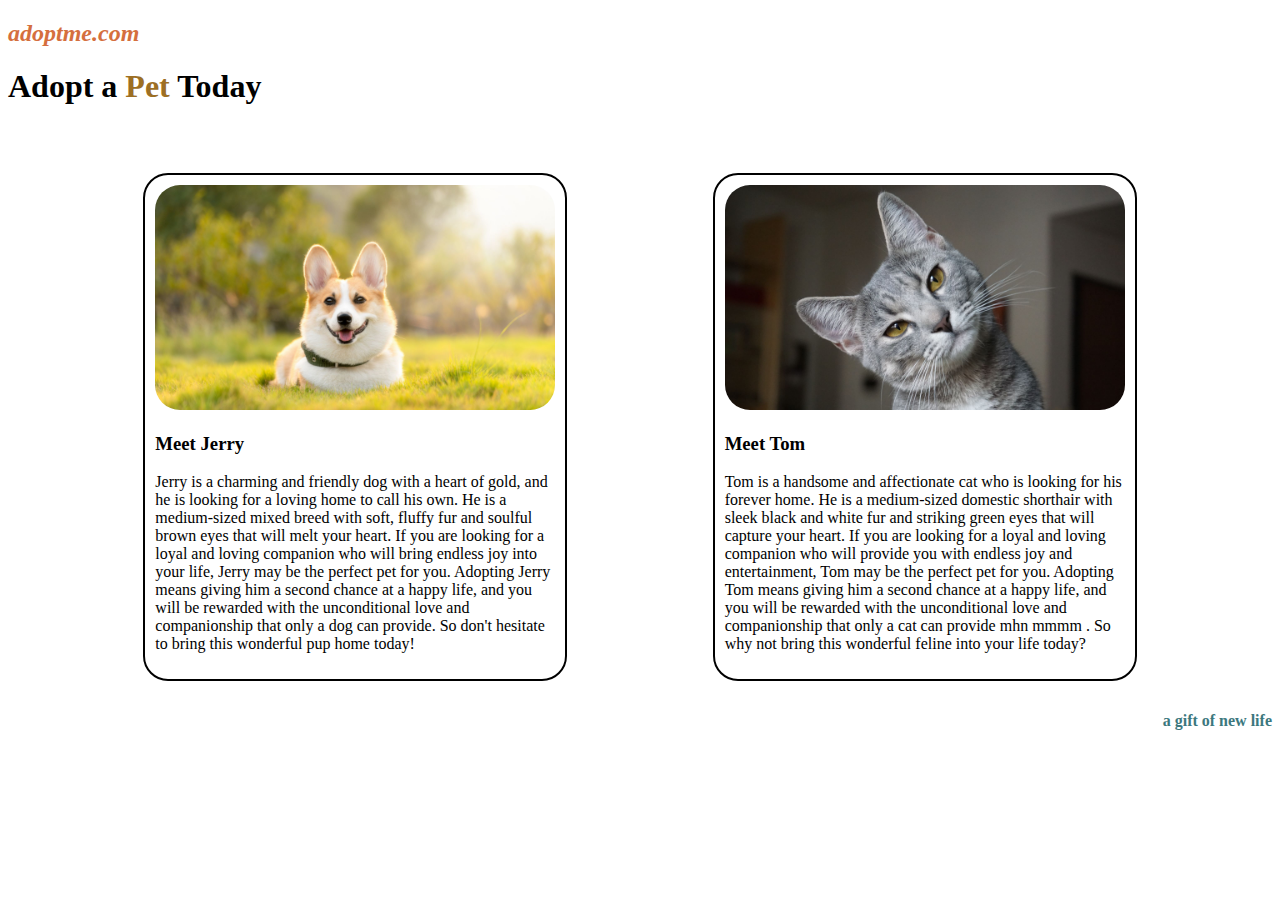
<file: pet adoptation page/index.html>
<!DOCTYPE html>
<html lang="en">
  <head>
    <meta charset="UTF-8" />
    <meta http-equiv="X-UA-Compatible" content="IE=edge" />
    <meta name="viewport" content="width=device-width, initial-scale=1.0" />
    <title>CSS</title>
    <link rel="stylesheet" href="style.css" />
  </head>
  <body>
    <h2><i>adoptme.com</i></h2>
    <h1>Adopt a <span>Pet</span> Today</h1>
    <br /><br />
    <div id="pets">
      <div class="card">
        <img src="dog.jpg" alt="jerry" />
        <h3>Meet Jerry</h3>
        <p>
          Jerry is a charming and friendly dog with a heart of gold, and he is
          looking for a loving home to call his own. He is a medium-sized mixed
          breed with soft, fluffy fur and soulful brown eyes that will melt your
          heart. If you are looking for a loyal and loving companion who will
          bring endless joy into your life, Jerry may be the perfect pet for
          you. Adopting Jerry means giving him a second chance at a happy life,
          and you will be rewarded with the unconditional love and companionship
          that only a dog can provide. So don't hesitate to bring this wonderful
          pup home today!
        </p>
      </div>
      <div class="card">
        <img src="cat.jpg" alt="tom" />
        <h3>Meet Tom</h3>
        <p>
          Tom is a handsome and affectionate cat who is looking for his forever
          home. He is a medium-sized domestic shorthair with sleek black and
          white fur and striking green eyes that will capture your heart. If you
          are looking for a loyal and loving companion who will provide you with
          endless joy and entertainment, Tom may be the perfect pet for you.
          Adopting Tom means giving him a second chance at a happy life, and you
          will be rewarded with the unconditional love and companionship that
          only a cat can provide mhn mmmm . So why not bring this wonderful
          feline into your life today?
        </p>
      </div>
    </div>
    <h4>a gift of new life</h4>
  </body>
</html>
</file>
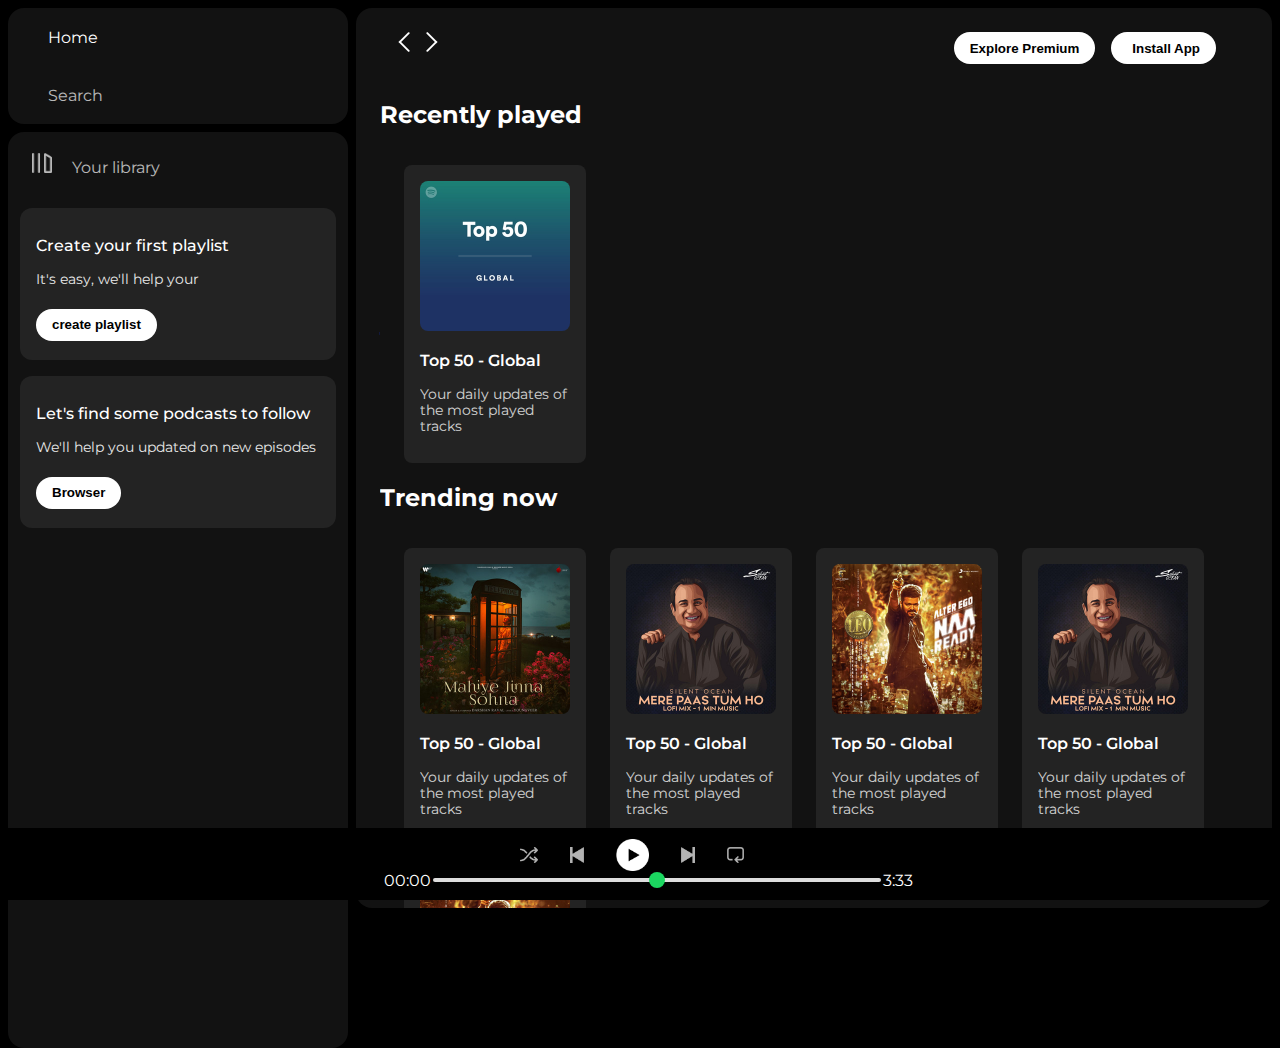
<file: CSSproject/spotify clone/index.html>
<!DOCTYPE html>
<html lang="en">
<head>
    <meta charset="UTF-8">
    <meta name="viewport" content="width=device-width, initial-scale=1.0">
    <link rel="stylesheet" href="https://cdnjs.cloudflare.com/ajax/libs/font-awesome/6.4.2/css/all.min.css" integrity="sha512-z3gLpd7yknf1YoNbCzqRKc4qyor8gaKU1qmn+CShxbuBusANI9QpRohGBreCFkKxLhei6S9CQXFEbbKuqLg0DA==" crossorigin="anonymous" referrerpolicy="no-referrer" />
    <link rel="icon" href="./assests/logo.png">
    <title>Spotify - Web Player: Music for everyone</title>
    <link rel="stylesheet" href="style.css">
    <link rel="preconnect" href="https://fonts.googleapis.com">
    <link rel="preconnect" href="https://fonts.gstatic.com" crossorigin>
    <link href="https://fonts.googleapis.com/css2?family=Montserrat:wght@300;400;500;600;700&display=swap" rel="stylesheet">
</head>
<body>
    <div class="main">
        <div class="sidebar">
            <div class="nav">
                <div class="nav-option" style="opacity: 1;">
                    <i class="fa-solid fa-house"></i>
                    <a href="#">Home</a>
                </div>
                <div class="nav-option">
                    <i class="fa-solid fa-magnifying-glass"></i>
                    <a href="#">Search</a>
                </div>
            </div>
            <div class="library">
                <div class="options">
                    <div class="lib-option nav-option"> <!-- added nav option styling -->
                        <img src="./assests/library_icon.png">
                        <a href="#">Your library</a>
                    </div>
                    <div class="icons">
                        <i class="fa-solid fa-plus"></i>
                        <i class="fa-solid fa-arrow-right"></i>
                    </div>
                </div>
                <div class="lib-box">
                    <div class="box">
                        <p class="box-p1">Create your first playlist</p>
                        <p class="box-p2">It's easy, we'll help your</p>
                        <button class="badge">create playlist</button>
                    </div>
                    <div class="box">
                        <p class="box-p1">Let's find some podcasts to follow</p>
                        <p class="box-p2">We'll help you updated on new episodes</p>
                        <button class="badge">Browser</button>
                    </div>
                    
                </div>
            </div>
        </div>
        <div class="main-content">
            <div class="sticky-nav">
                <div class="sticky-nav-icons">
                    <img src="./assests/backward_icon.png">
                    <img src="./assests/forward_icon.png" class="hide">
                </div>
                <div class="sticky-nav-options">
                    <button class="badge nav-item hide">Explore Premium</button>
                    <button class="badge nav-item dark-badge"><i class="fa-regular fa-circle-down" style="margin-right: 5px;"></i>Install App</button>
                    <i class="fa-regular fa-user nav-item"></i> 
                </div>               
            </div>
            
            <h2>Recently played</h2>
            <div class="cards-container">
                <div class="card">
                    <img src="assests/card1img.jpeg" class="card-img">
                    <p class="card-title">Top 50 - Global</p>
                    <p class="card-info">Your daily updates of the most played tracks</p>
                </div>
            </div>

            <h2>Trending now</h2>
            <div class="cards-container">
                <div class="card">
                    <img src="assests/card2img.jpeg" class="card-img">
                    <p class="card-title">Top 50 - Global</p>
                    <p class="card-info">Your daily updates of the most played tracks</p>
                </div>
                <div class="card">
                    <img src="assests/card3img.jpeg" class="card-img">
                    <p class="card-title">Top 50 - Global</p>
                    <p class="card-info">Your daily updates of the most played tracks</p>
                </div>
                <div class="card">
                    <img src="assests/card4img.jpeg" class="card-img">
                    <p class="card-title">Top 50 - Global</p>
                    <p class="card-info">Your daily updates of the most played tracks</p>
                </div>
                <div class="card">
                    <img src="assests/card3img.jpeg" class="card-img">
                    <p class="card-title">Top 50 - Global</p>
                    <p class="card-info">Your daily updates of the most played tracks</p>
                </div>
                <div class="card">
                    <img src="assests/card4img.jpeg" class="card-img">
                    <p class="card-title">Top 50 - Global</p>
                    <p class="card-info">Your daily updates of the most played tracks</p>
                </div>
            </div>    

            <h2>Featured Charts</h2>
            <div class="cards-container">
                <div class="card">
                    <img src="assests/card5img.jpeg" class="card-img">
                    <p class="card-title">Top 50 - Global</p>
                    <p class="card-info">Your daily updates of the most played tracks</p>
                </div>
                <div class="card">
                    <img src="assests/card6img.jpeg" class="card-img">
                    <p class="card-title">Top 50 - Global</p>
                    <p class="card-info">Your daily updates of the most played tracks</p>
                </div>
                <div class="card">
                    <img src="assests/card1img.jpeg" class="card-img">
                    <p class="card-title">Top 50 - Global</p>
                    <p class="card-info">Your daily updates of the most played tracks</p>
                </div>

            </div> 
            
            <div class="footer">
                <div class="line"></div>
            </div>

            
            
        </div>

        <div class="music-player">
            <div class="album"></div>
            <div class="player">
                <div class="player-control">
                    <img src="./assests/player_icon1.png" class="player-control-icon">
                    <img src="./assests/player_icon2.png" class="player-control-icon">
                    <img src="./assests/player_icon3.png" class="player-control-icon" style="opacity: 1; height: 2rem;">
                    <img src="./assests/player_icon4.png" class="player-control-icon">
                    <img src="./assests/player_icon5.png" class="player-control-icon">

                </div>
                <div class="playback-bar">
                    <span class="curr-time">00:00</span>
                    <input type="range" min="0" max="100" class="progress-bar" step="1">
                    <span class="tot-time">3:33</span>
                </div>
            </div>
            <div class="controls"></div>
        </div>
    </div>
</body>
</html>
</file>
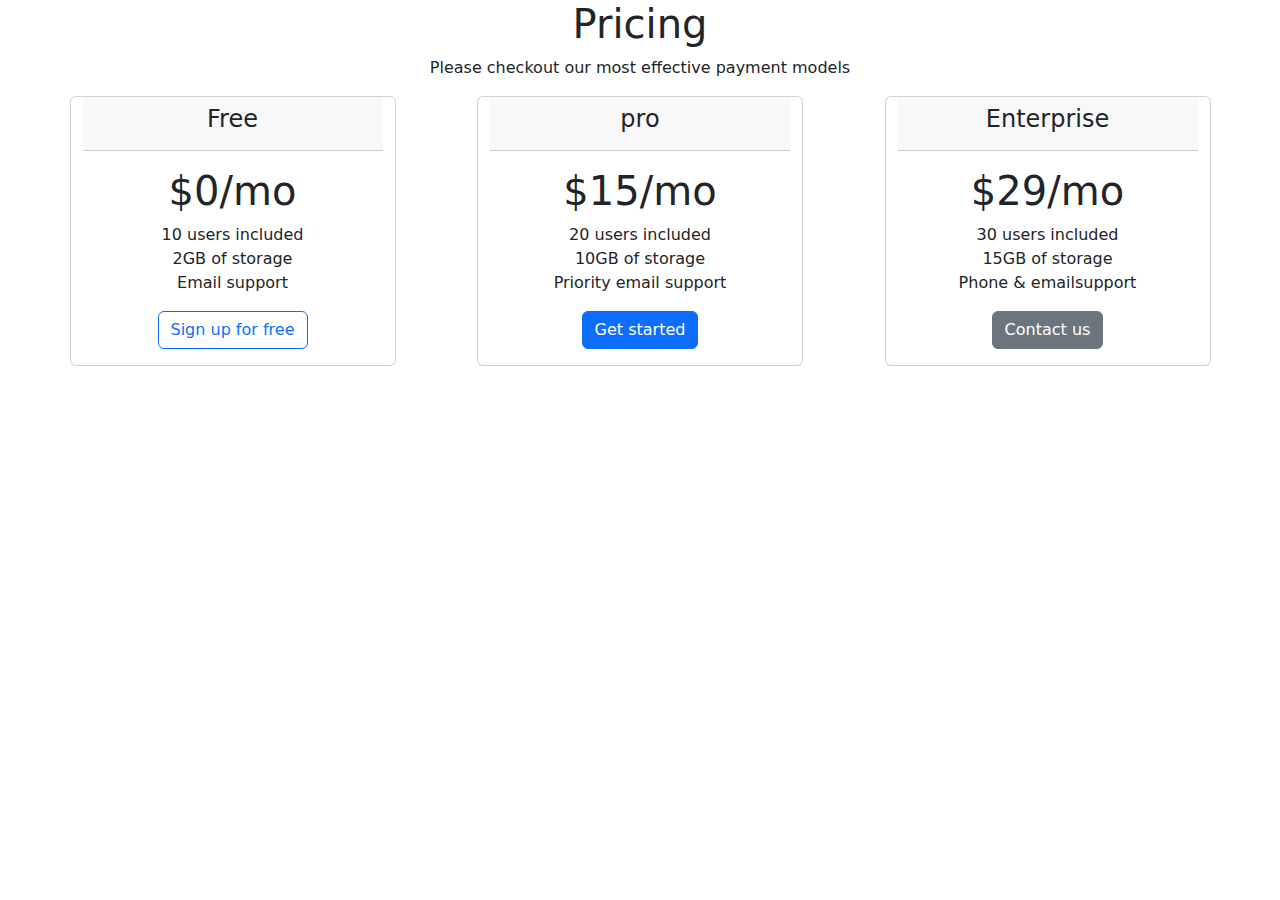
<file: bootsrap.html>
<!DOCTYPE html>
<html lang="en">
<head>
    <meta charset="UTF-8">
    <meta name="viewport" content="width=device-width, initial-scale=1.0">
    <link rel="stylesheet"href="https://cdn.jsdelivr.net/npm/bootstrap@5.3.0/dist/css/bootstrap.min.css">
    <title>Document</title>
</head>
<body>
    <h1 class="text-center">Pricing</h1>
    <p class="text-center">Please checkout our most effective payment models</p>
    <div class="row text-center justify-content-evenly">
        
        <div class="card col-sm-5 col-md-3 mb-3me-3">
            <div class="card-header">
                <h4>Free</h4>
            </div>
            <div class="card-body">
                <h1 class="card-title">$0/mo</h1>
                <ul class="list-unstyled">
                    <li>10 users included</li>
                    <li>2GB of storage</li>
                    <li>Email support</li>
                </ul>
                <button href="#"class="btn btn-outline-primary">Sign up for free</button>
            </div>
        </div>

        <div class="card col-sm-5 col-md-3 mb-3me-3">
            <div class="card-header">
                <h4>pro</h4>
            </div>
            <div class="card-body">
                <h1 class="card-title">$15/mo</h1>
                <ul class="list-unstyled">
                    <li>20 users included</li>
                    <li>10GB of storage</li>
                    <li>Priority email support</li>
                </ul>
                <button href="#" class="btn btn-primary">Get started</button>
            </div>
        </div>

        <div class="card col-sm-10 col-md-3 mb-3me-3">
            <div class="card-header">
                <h4>Enterprise</h4>
            </div>
            <div class="card-body">
                <h1 class="card-title">$29/mo</h1>
                <ul class="list-unstyled">
                    <li>30 users included</li>
                    <li>15GB of storage</li>
                    <li>Phone & emailsupport</li>
                </ul>
                <button href="#" class="btn btn-secondary">Contact us</button>
            </div>
        </div>
    </div>       
</body>
</html>
</file>
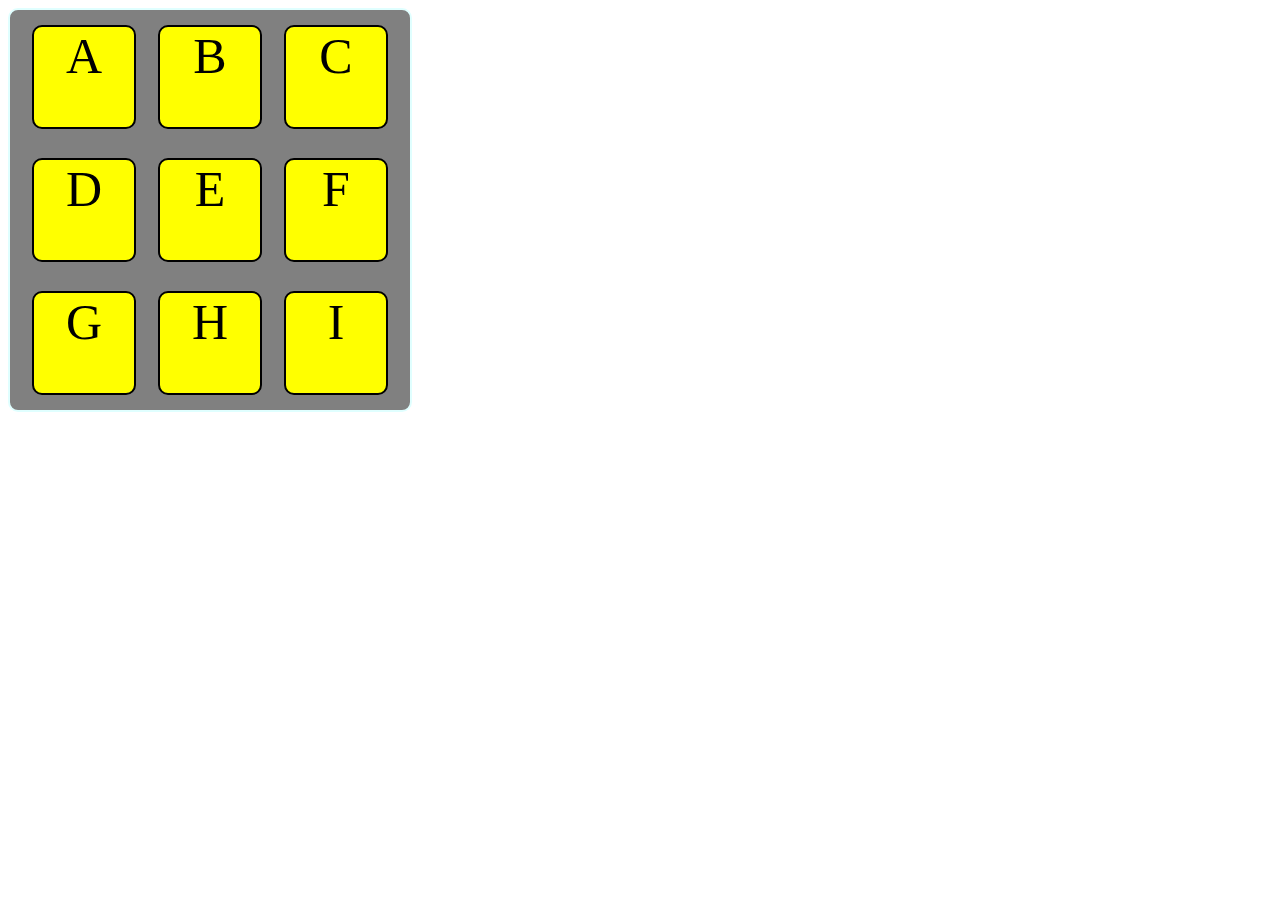
<file: flexbox.html>
<!DOCTYPE html>
<html lang="en">
<head>
    <meta charset="UTF-8">
    <meta name="viewport" content="width=device-width, initial-scale=1.0">
    <title>Document</title>
    <link rel="stylesheet" href="flexbox.css"/>
</head>
<body>
    <div id="container">
        <div class="box">A</div>
        <div class="box">B</div>
        <div class="box">C</div>
        <div class="box">D</div>
        <div class="box">E</div>
        <div class="box">F</div>
        <div class="box">G</div>
        <div class="box">H</div>
        <div class="box">I</div>
        
        
    </div>
    
</body>
</html>
</file>
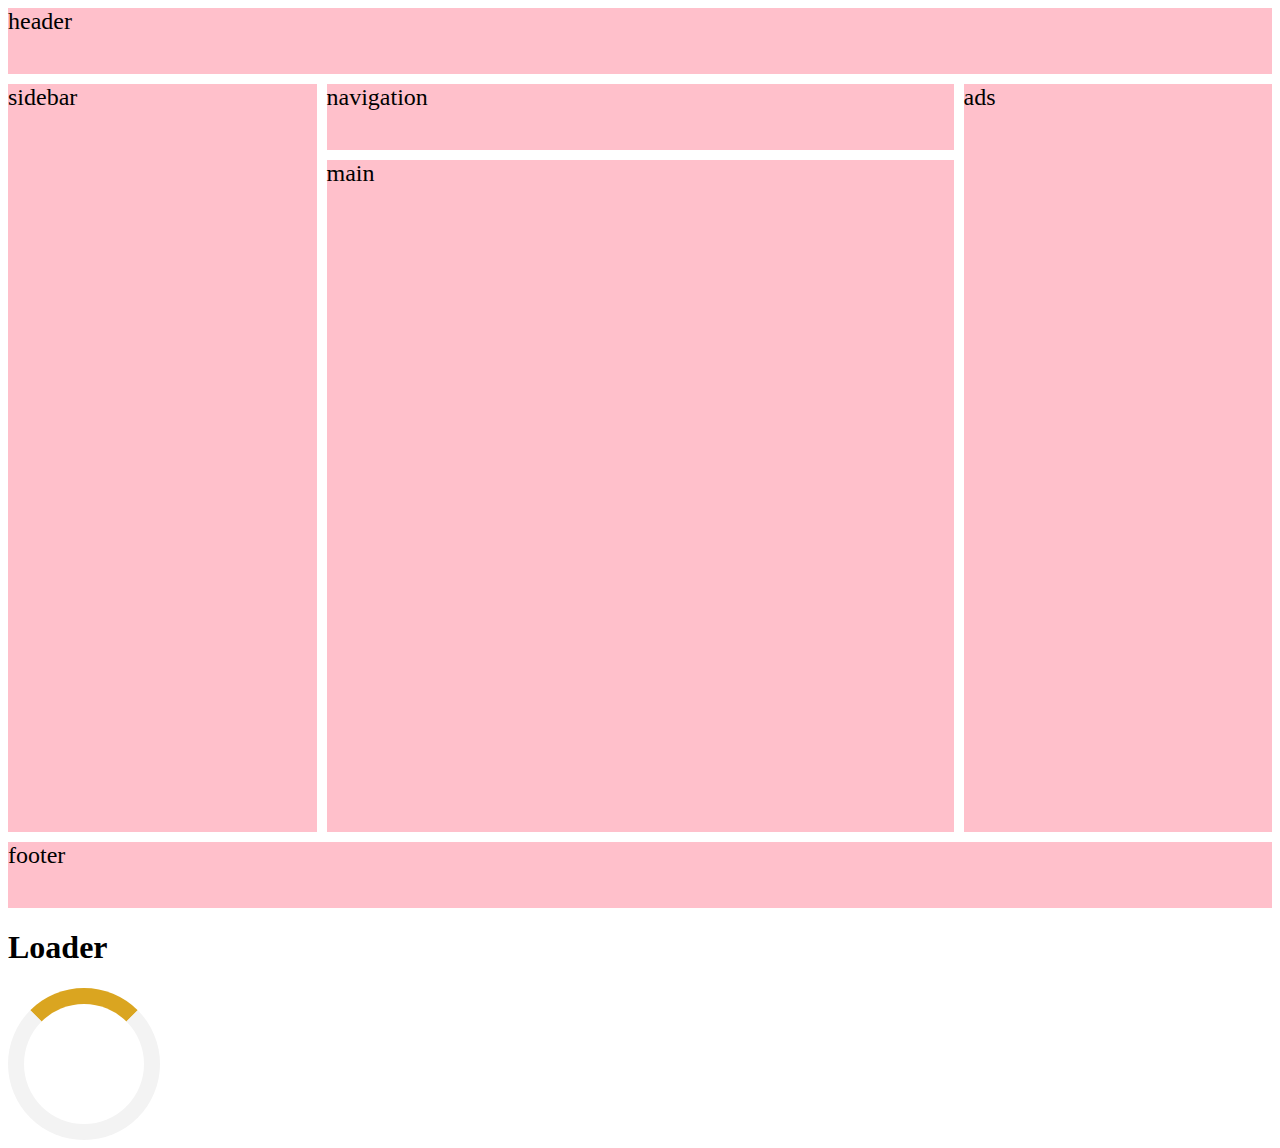
<file: Grid.html>
<!DOCTYPE html>
<html lang="en">
<head>
    <meta charset="UTF-8">
    <meta name="viewport" content="width=device-width, initial-scale=1.0">
    <title>Document</title>
    <link rel="stylesheet" href="Grid.css"/>
</head>
<body>
    <div class="container">
        <div class="header">header</div>
        <div class="navigation">navigation</div>
        <div class="sidebar">sidebar</div>
        <div class="main">main</div>
        <div class="ads">ads</div>
        <div class="footer">footer</div>
    </div>
<h1>Loader</h1>
<div class="loader"></div>
</body>
</html>
</file>
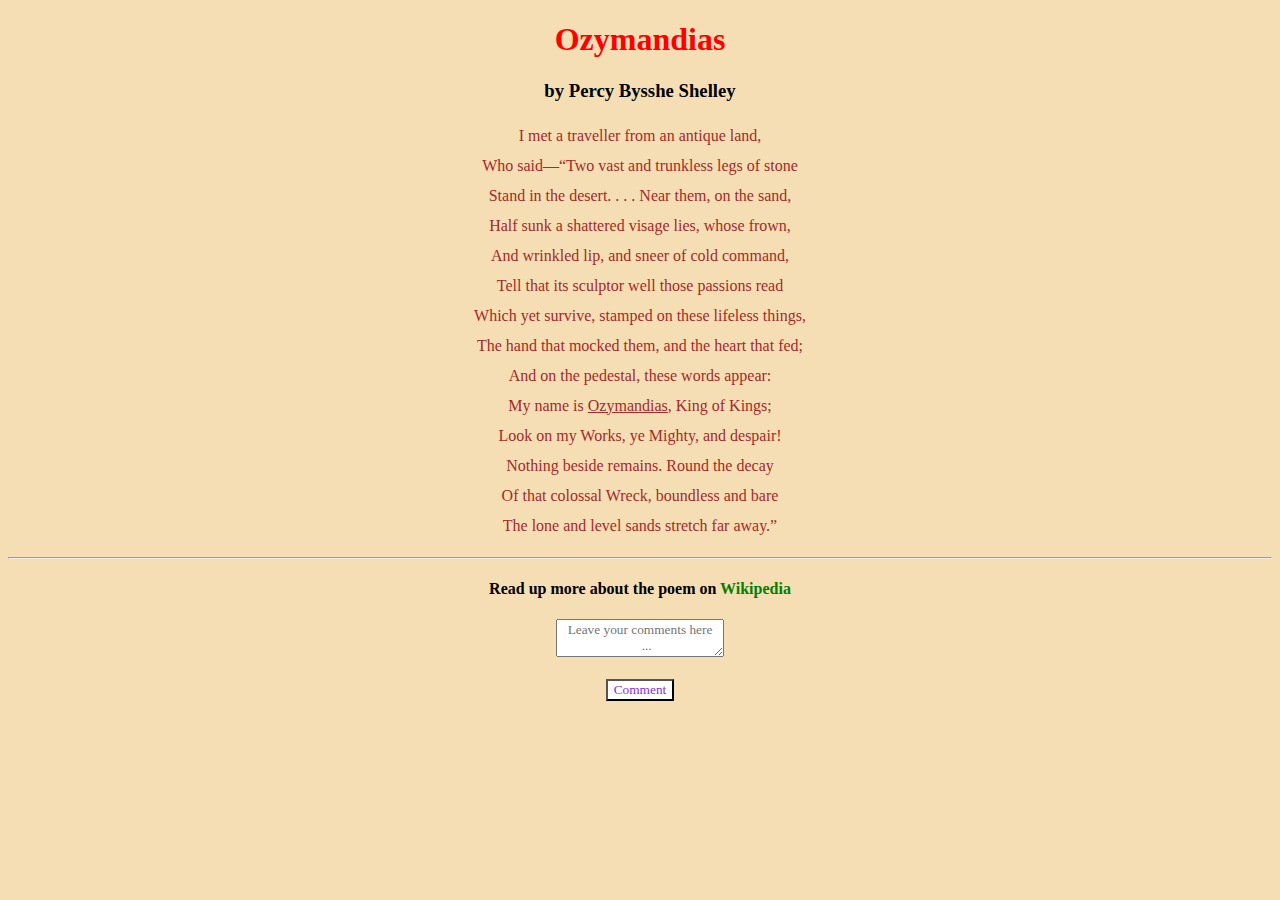
<file: Poem.html>
<!DOCTYPE html>
<html lang="en">
<head>
<meta charset="UTF-8" />
<meta http-equiv="X-UA-Compatible" content="IE=edge" />
<meta name="viewport" content="width=device-width,
initial-scale=1.0" />
<link rel="stylesheet" href="Poem.css" />
<title>Poem</title>
</head>
<body style="background-color: wheat;">
<!-- Poem Name -->
<h1>Ozymandias</h1>
<!-- Poet's Name -->
<h3>by Percy Bysshe Shelley</h3>
<!-- Poem -->
<p>
    I met a traveller from an antique land,<br />
    Who said—“Two vast and trunkless legs of stone<br />
    Stand in the desert. . . . Near them, on the sand,<br />
    Half sunk a shattered visage lies, whose frown,<br />
    And wrinkled lip, and sneer of cold command,<br />
    Tell that its sculptor well those passions read<br />
    Which yet survive, stamped on these lifeless things,<br />
    The hand that mocked them, and the heart that fed;<br />
    And on the pedestal, these words appear:<br />
    My name is <span>Ozymandias</span>, King of Kings;<br />
    Look on my Works, ye Mighty, and despair!<br />
    Nothing beside remains. Round the decay<br />
    Of that colossal Wreck, boundless and bare<br />
    The lone and level sands stretch far away.”<br />
    </p>
    <hr />
    <h4>
    Read up more about the poem on
    <a
    href="https://en.wikipedia.org/wiki/Ozymandias">Wikipedia</a>
    </h4>
    <textarea placeholder="Leave your comments here
    ..."></textarea>
    <br /><br />
    <button>Comment</button>
    </body>
    </html>
</file>
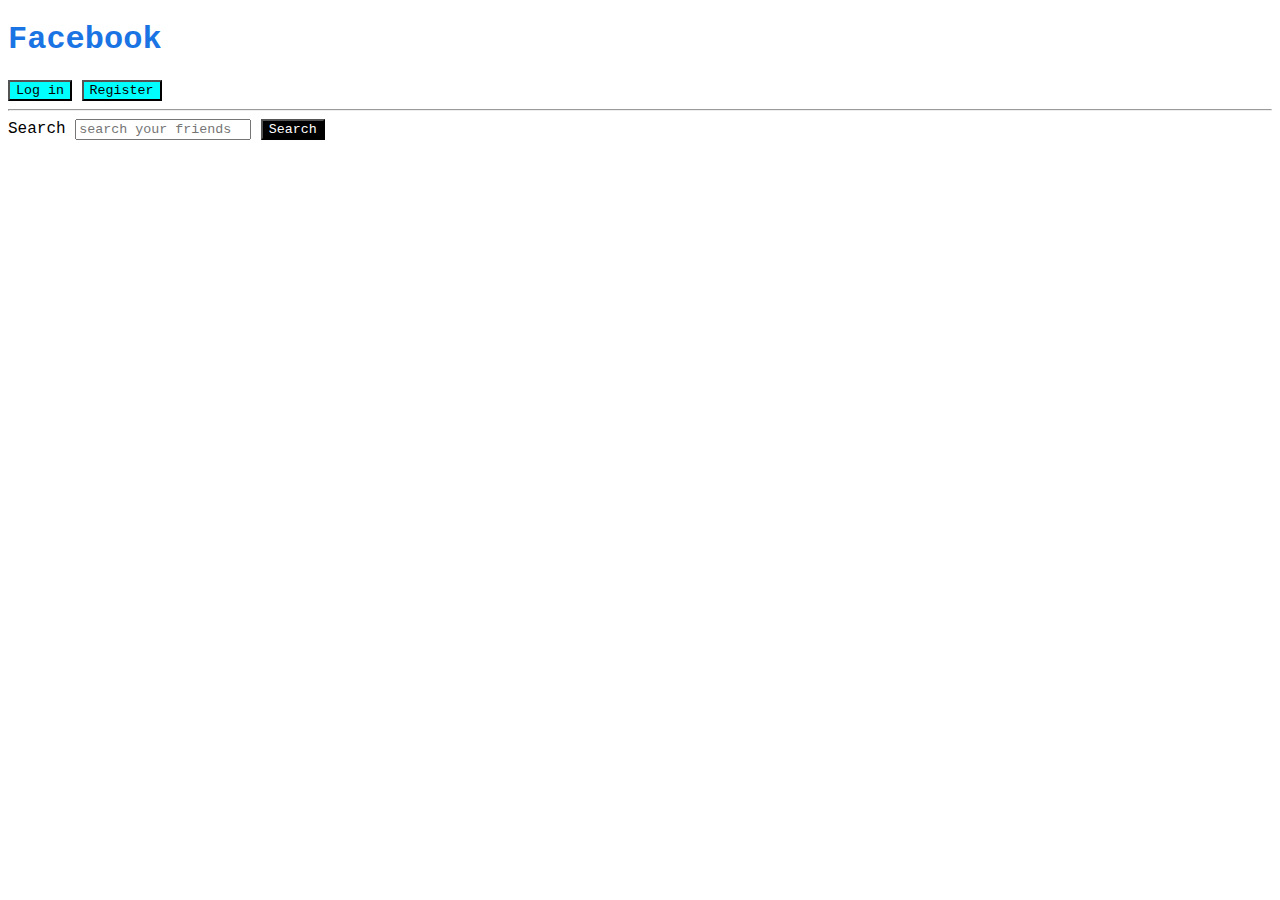
<file: practiseQ.html>
<!DOCTYPE html>
<html lang="en">
  <head>
    <meta charset="UTF-8" />
    <meta http-equiv="X-UA-Compatible" content="IE=edge" />
    <meta name="viewport" content="width=device-width, initial-scale=1.0" />
    <title>Practice Qs</title>
    <link rel="stylesheet" href="practiseQ.css"/>
  </head>
  <body>
    <h1>Facebook</h1>
    <button class="userbtn">Log in</button>
    <button class="userbtn">Register</button>
    <hr />
    <label for="search">Search</label>
    <input placeholder="search your friends" id="search" />
    <button id="searchbtn">Search</button>
  </body>
</html>
</file>
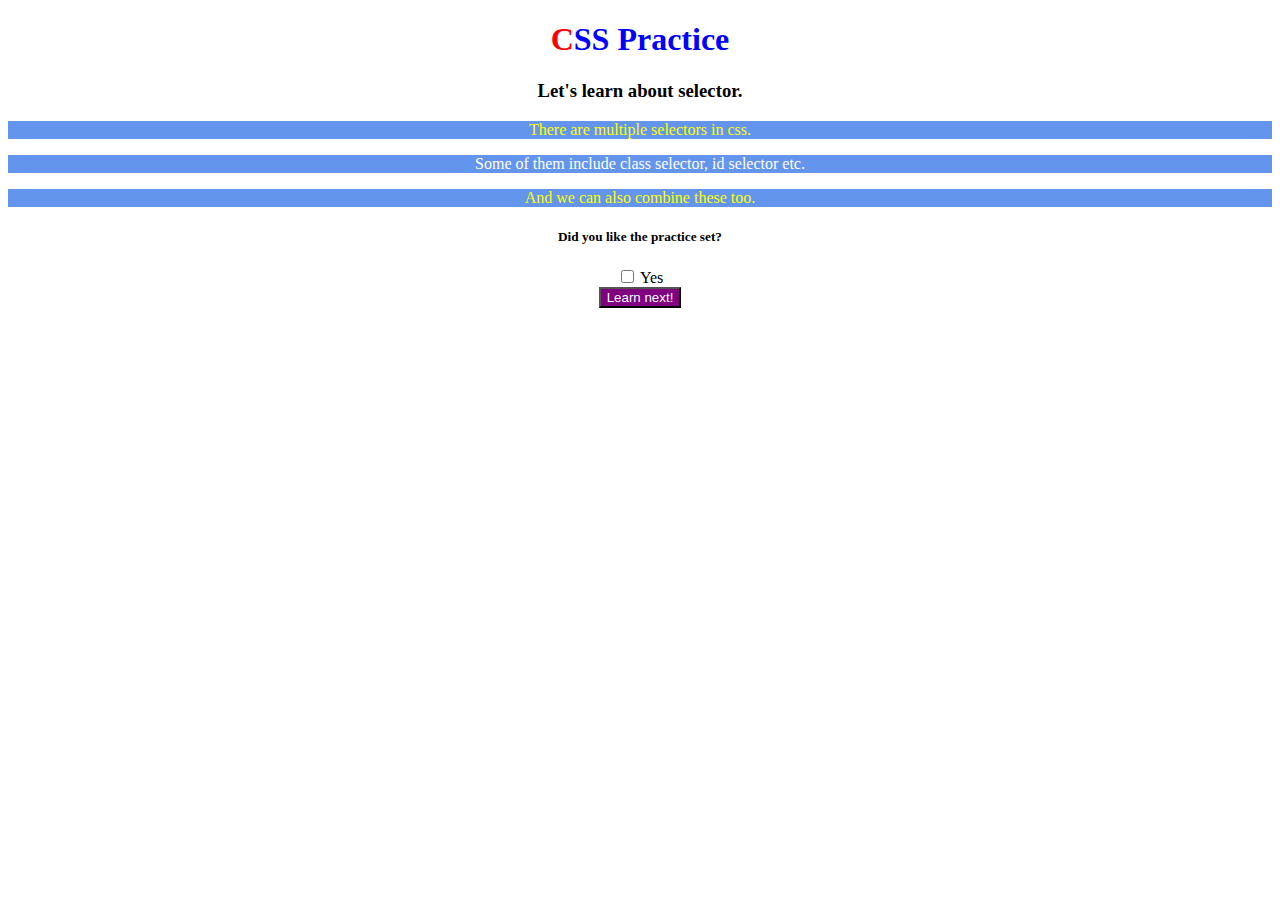
<file: Practiseset.html>
<!DOCTYPE html>
<html lang="en">
<head>
<meta charset="UTF-8" />
<meta http-equiv="X-UA-Compatible" content="IE=edge" />
<meta name="viewport" content="width=device-width,
initial-scale=1.0" />
<title>CSS Assignment</title>
<link rel="stylesheet" href="Practiseset.css"/>
</head>
<body>
<h1 id="maintopic">CSS Practice</h1>
<h3>Let's learn about selector.</h3>
<!-- Paragraph1 -->
<p>There are multiple selectors in css.</p>
<!-- Paragraph2 -->
<p>Some of them include class selector, id selector etc.</p>
<!-- Paragraph3 -->
<p>And we can also combine these too.</p>
<div>
<h5>Did you like the practice set?</h5>
<input type="checkbox" id="yes" />
<label for="yes">Yes</label>
<br />
<button>Learn next!</button>
</div>
</body>
</html>
</file>
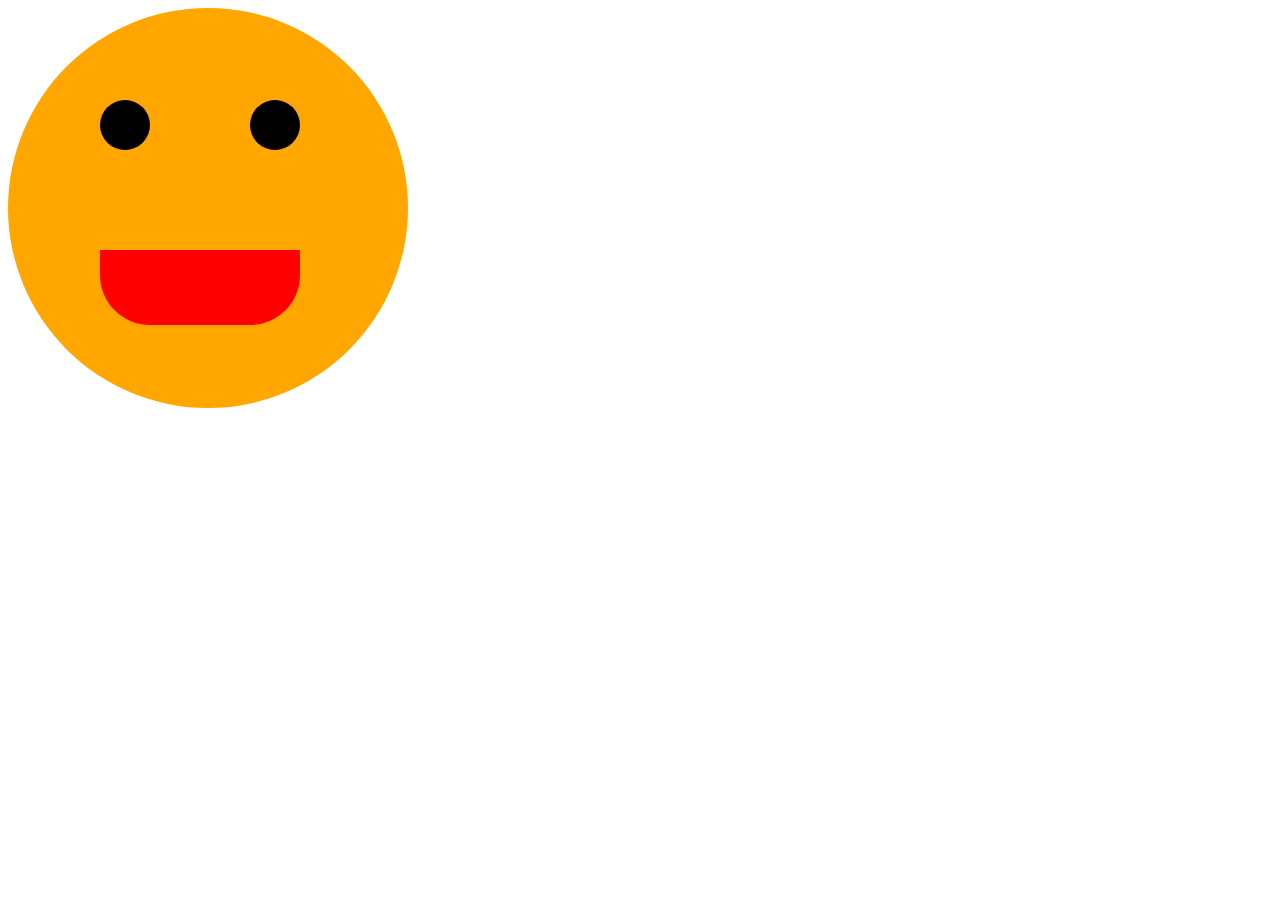
<file: smileyface.html>
<!DOCTYPE html>
<html lang="en">
<head>
    <meta charset="UTF-8">
    <meta name="viewport" content="width=device-width, initial-scale=1.0">
    <title>Document</title>
    <link rel="stylesheet" href="smileyface.css"/>
</head>
<body>
    <div class="face">
        <div class="mouth"></div>
        <div class="eyes">
            <div class="right"></div>
            <div class="left"></div>
        </div>
    </div>
</body>
</html>
</file>
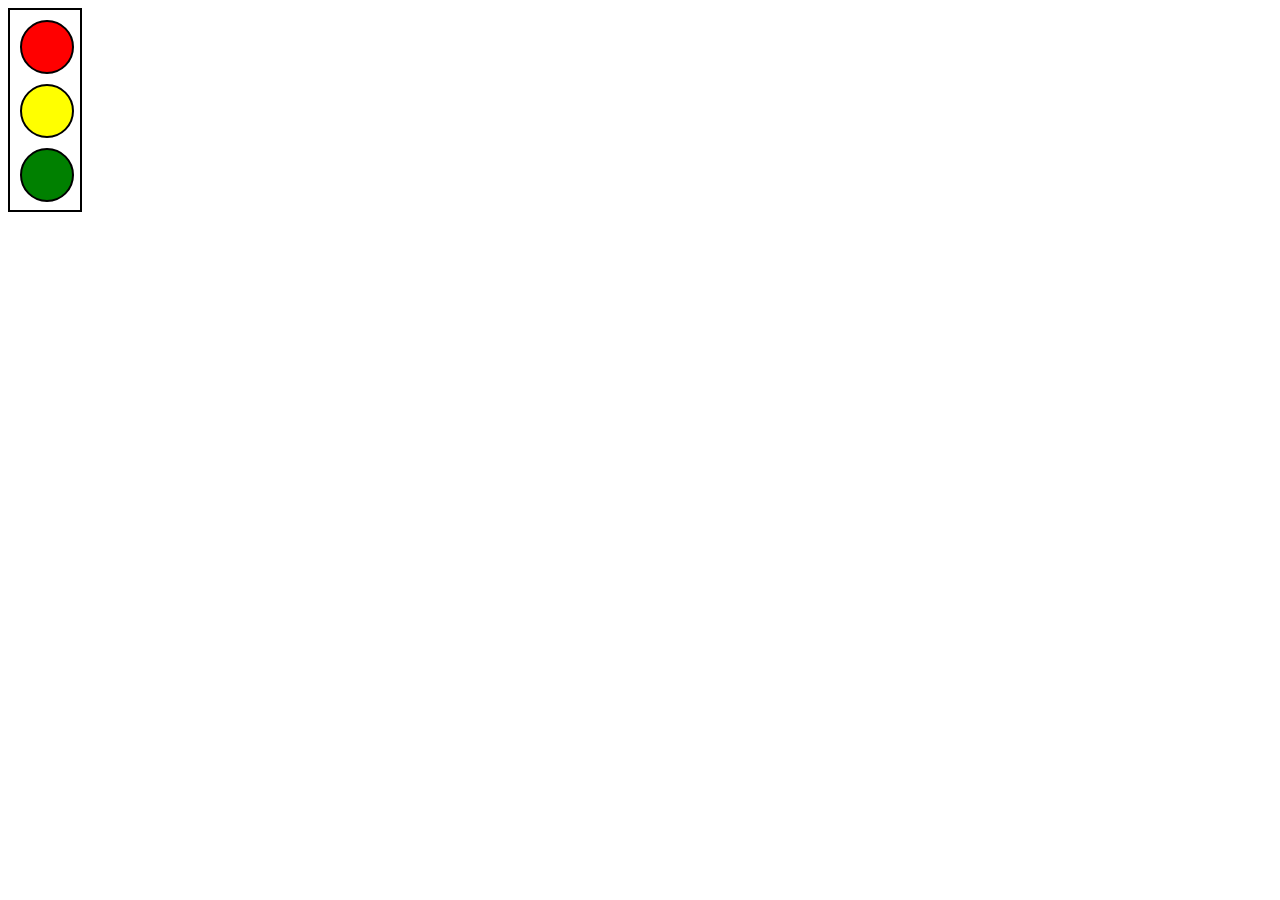
<file: Trafficlight.html>
<!DOCTYPE html>
<html lang="en">
<head>
    <meta charset="UTF-8">
    <meta name="viewport" content="width=device-width, initial-scale=1.0">
    <title>traffic light</title>
    <link rel="stylesheet" href="Trafficlight.css" />
</head>
<body>
    <div id="outer">
        <div class="inner" id="red"></div>
        <div class="inner" id="yellow"></div>
        <div class="inner" id="green"></div>
    </div>
</body>
</html>
</file>
<file: pet adoptation page/style.css>
.card {
  width: 400px;
  border: 2px solid black;
  border-radius: 25px;
  padding: 10px;
  margin: 10px;
}

img {
  width: 100%;
  border-radius: 25px;
}

h2 {
  color: #d56f3e;
}

span {
  color: #9d6f24;
}

h4 {
  text-align: right;
  color: #3c787e;
}

#pets {
  display: flex;
  justify-content: space-evenly;
}

@media(max-width:375px){
  #pets{
    flex-wrap: wrap;
  }
}
</file>
<file: CSSproject/spotify clone/style.css>
body {
    font-family: 'Montserrat', sans-serif;
    margin: 0;
    background-color: #000;
    color: #fff;
    overflow: hidden;
}

.main {
    display: flex;
    height: 100vh; /*100% of viewport*/
    padding: 0.5rem;
}

.sidebar {
    background-color: black;
    width: 340px;
    border-radius: 1 rem; /*16px*/
    margin-right: 0.5rem;
}

.main-content {
    background-color: #121212;
    flex: 1; /* all left over spaces goes to this */
    border-radius: 1rem;
    overflow: auto;
    padding: 0 1.5rem 0 1.5rem;
}

.music-player {
    background-color: black;
    position: fixed;
    bottom: 0;
    width: 100%;
    height: 72px;
}

a {
    text-decoration: none;
    color: #fff;
}

.nav {
    background-color: #121212;
    border-radius: 1rem;
    display: flex;
    flex-direction: column;
    justify-content: center;
    height: 100px;
    padding: 0.5rem 0.75rem;
}

.nav-option {
    line-height: 2.5rem;
    opacity: 0.7;
    padding: 0.5rem 0.75rem;
}

.nav-option:hover {
    opacity: 1;
}

.nav-option i{
    font-size: 1.25rem;
}

.nav-option a{
    font-size: 1rem;
    margin-left: 1rem;
}

.library {
    background-color: #121212;
    border-radius: 1rem;
    height: 100%;
    margin-top: 0.5rem;
    padding: 0.5rem 0.75rem;
}

.options {
    display: flex;
    justify-content: space-between;
    align-items: center;
}

.lib-option img{
    height: 1.25rem;
    width: 1.25rem;
}

.icons {
    font-size: 1.25rem;
    display: flex;
}

.icons i{
    opacity: 0.7;
    margin-right: 1rem;
}

.icons i:hover{
    opacity: 1;
}

.box {
    background-color: #232323;
    height: 8rem;
    border-radius: 0.75rem;
    margin: 0.75rem 0 1rem 0;
    padding: 0.75rem 1rem;
}

.box-p1 {
    font-size: 1rem;
    font-weight: 500;
}

.box-p2 {
    font-size: 0.85rem;
    opacity: 0.9;
}

.badge {
    background-color: #fff;
    border: none;
    border-radius: 100px;
    padding: 0.25rem 1rem;
    font-weight: 700;
    margin-top: 0.5rem;
    height: 2rem;
    width: fit-content;

}

.dark badge {
    background-color: #000;
    color:#fff;
}

.sticky-nav {
    position: sticky;
    top: 0;
    background-color: #121212;
    display: flex;
    justify-content: space-between;
    align-items: center;
    padding: 1rem 0 1rem 0;
    z-index: 10;  /*priority of which cotent overlaps on another*/
}

.sticky-nav-icons {
    margin-left: 0.75rem;
}

.sticky-nav-options {
    display: flex;
    justify-content: center;
    align-items: center;
}

.nav-item {
    margin-right: 1rem;
}

@media(max-width: 1000px) {
    .hide {
        display: none;
    }
}

.card {
    background-color: #232323;
    width: 150px;
    border-radius: 0.5rem;
    padding: 1rem;
    margin-left: 1.5rem;
    margin-top: 1rem;
}

.cards-container {
    display: flex;
    flex-wrap: wrap;
}

.card-img{
    width: 100%;
    border-radius: 0.5rem;
}

.card-title {
    font-weight: 600;
}

.card-info {
    font-size: 0.85rem;
    opacity: 0.8;
}

.footer {
    height: 300px;
    display: flex;
    align-items: center; /*with respect to div */
    justify-content: center; /*with respect to parent div */
}

.line {
    width: 90%;
    height: 50%;
    border-top: 1px solid white;
    opacity: 0.4;
}

.music-player {
    display: flex;
    justify-content: space-between;
    align-items: center;
}

.album {
    width: 25%;
}

.player {
    width: 50%;
}

.controls {
    width: 25%;
}

.player-control {
    display: flex;
    justify-content: center;
    align-items: center;
}

.player-control-icon {
    height: 1rem;
    margin-right: 2rem;
    opacity: 0.7;
}

.player-control-icon:hover {
    opacity: 1;
}

.playback-bar{
    display: flex;
    justify-content: center;
    align-items: center;
}

.progress-bar {
    width: 70%;
    appearance: none;
    background-color: transparent;
    cursor: pointer;
}

.progress-bar::-webkit-slider-runnable-track{
    background-color: #ddd;
    border-radius: 100px;
    height: 0.2rem;
}

.progress-bar::-webkit-slider-thumb{
    appearance: none;
    height: 1rem;
    width: 1rem;
    background-color: #1bd760;
    border-radius: 50%;
    margin-top: -6px;
}
</file>
<file: flexbox.css>
#container{
    height: 400px;
    width: 400px;
    background-color: gray;
    border: 2px solid lightcyan;
    border-radius: 10px;
    display: flex;
    flex-wrap: wrap;
    justify-content: space-evenly;
    align-items: center;
    
}

.box{
    height: 100px;
    width: 100px;
    background-color: yellow;
    border: 2px solid black; 
    border-radius: 10px;
    font-size: 50px;
    text-align: center;
    
}
</file>
<file: Grid.css>
.container{
    margin:0;
    padding:0;
    height:100vh;
    display:grid;
    grid-template-columns:repeat(12,1fr);
    grid-template-rows:repeat(12,1fr);
    grid-gap:10px;
}

.container div{
    background-color:pink;
    font-size:1.5rem;
}
.header{
    grid-column:1 / span 12; 
    /* 12 columns */
}
.sidebar{
    grid-column:1/ span 3;
    grid-row:2/ span 10;
}
.navigation{
    grid-column: 4/ span 6;
}
.ads{
    grid-column:10/ span 3;
    grid-row:2/ span 10;
}
.main{
    grid-column:4/ span 6;
    grid-row:3/ span 9;
}
.footer{
    grid-column:1/ span 12;
}



@media (max-width:720px){

    /* .header { 
        grid-column: 1 / span 12;
        }    */
    /* it doesnt matter */



    
    .navigation{
        grid-row: 2;
        grid-column: 1/ span 12;
    }
    .sidebar {
        grid-column: 1 / span 3;
        grid-row: 3 / span 9
    }
    .main{
        grid-column: 4 / span 9;
        grid-row: 3 / span 9;
    }
    .ads {
        grid-column: 1 / span 3;
        grid-row: 12;
        }
    .footer{
        grid-row: 12;
        grid-column: 4/ span 9;
    }
        
            
}


.loader {
    border: 16px solid #f3f3f3;
    border-top: 16px solid goldenrod;
    border-radius: 50%; 
    width: 120px;
    height: 120px;
    animation: spin 2s linear infinite;
       
    
    }
    
@keyframes spin {
    0% {
    transform: rotate(0deg); 
    }
    100% {
        /* Set rotation to 360 degrees */
    transform: rotate(360deg);
    }
}
</file>
<file: Poem.css>
p{
    color: brown;
    line-height: 30px;
}
h1{
    color: red;
}    
h3{
    color: black;
}
*{
    font-family: Georgia, 'Times New Roman', Times, serif;
    text-align: center;
}
a{
    text-decoration: none;
    color: green;
}
button{
    color: blueviolet;
    background-color: white;
}
textarea{
    color: black;
}
span{
    text-decoration: underline;
}
</file>
<file: practiseQ.css>
*{
    font-family: 'Courier New';
}

h1{
    color:#1b74e4;
}

#searchbtn{
    background-color: black;
    color:white;
}
/* #login,#register{
    background-color:aqua
} by id selector, give them id and select*/

.userbtn{
    background-color: aqua;
}
</file>
<file: Practiseset.css>
#maintopic{
    color: blue;
}
*{
    text-align: center;
}
h1, h3, h5{
    font-family: Georgia, 'Times New Roman', Times, serif;
}
p{
    background-color:cornflowerblue;
    color: white;
}
div button{
    background-color: purple;
    color: azure;
}
button:hover{
    background-color: yellow;
    color: blue;
}
p:nth-of-type(2n+1){
    color: yellow;
}
h1::first-letter{
    color: red;
}
#yes:checked+label{
    color: darkgreen;
}
</file>
<file: smileyface.css>
.face{
    height: 400px;
    width: 400px;
    background-color:rgb(255, 166, 0);
    border-radius: 50%;
}

.mouth{
    height: 75px;
    width: 200px;
    background-color: red;
    border-radius: 0 0 50px 50px;
    position: absolute;
    top: 250px;
    left: 100px;
}

.left, .right {
    height: 50px;
    width: 50px;
    border-radius: 50%;
    background-color: black;
    display: inline-block;
    position: absolute;
    top: 100px;
    left: 100px;
}

.right{
    left: 250px;
}
</file>
<file: Trafficlight.css>
#outer{
    height: 200px;
    width: 70px;
    border: 2px solid black;
}

.inner{
    height: 50px;
    width: 50px;
    border: 2px solid black;
    margin: 10px;
    border-radius: 50%;
}
 #red{
    background-color: red;
 }
 #yellow{
    background-color: yellow;   
 }
 #green{
    background-color: green;
 }
</file>
